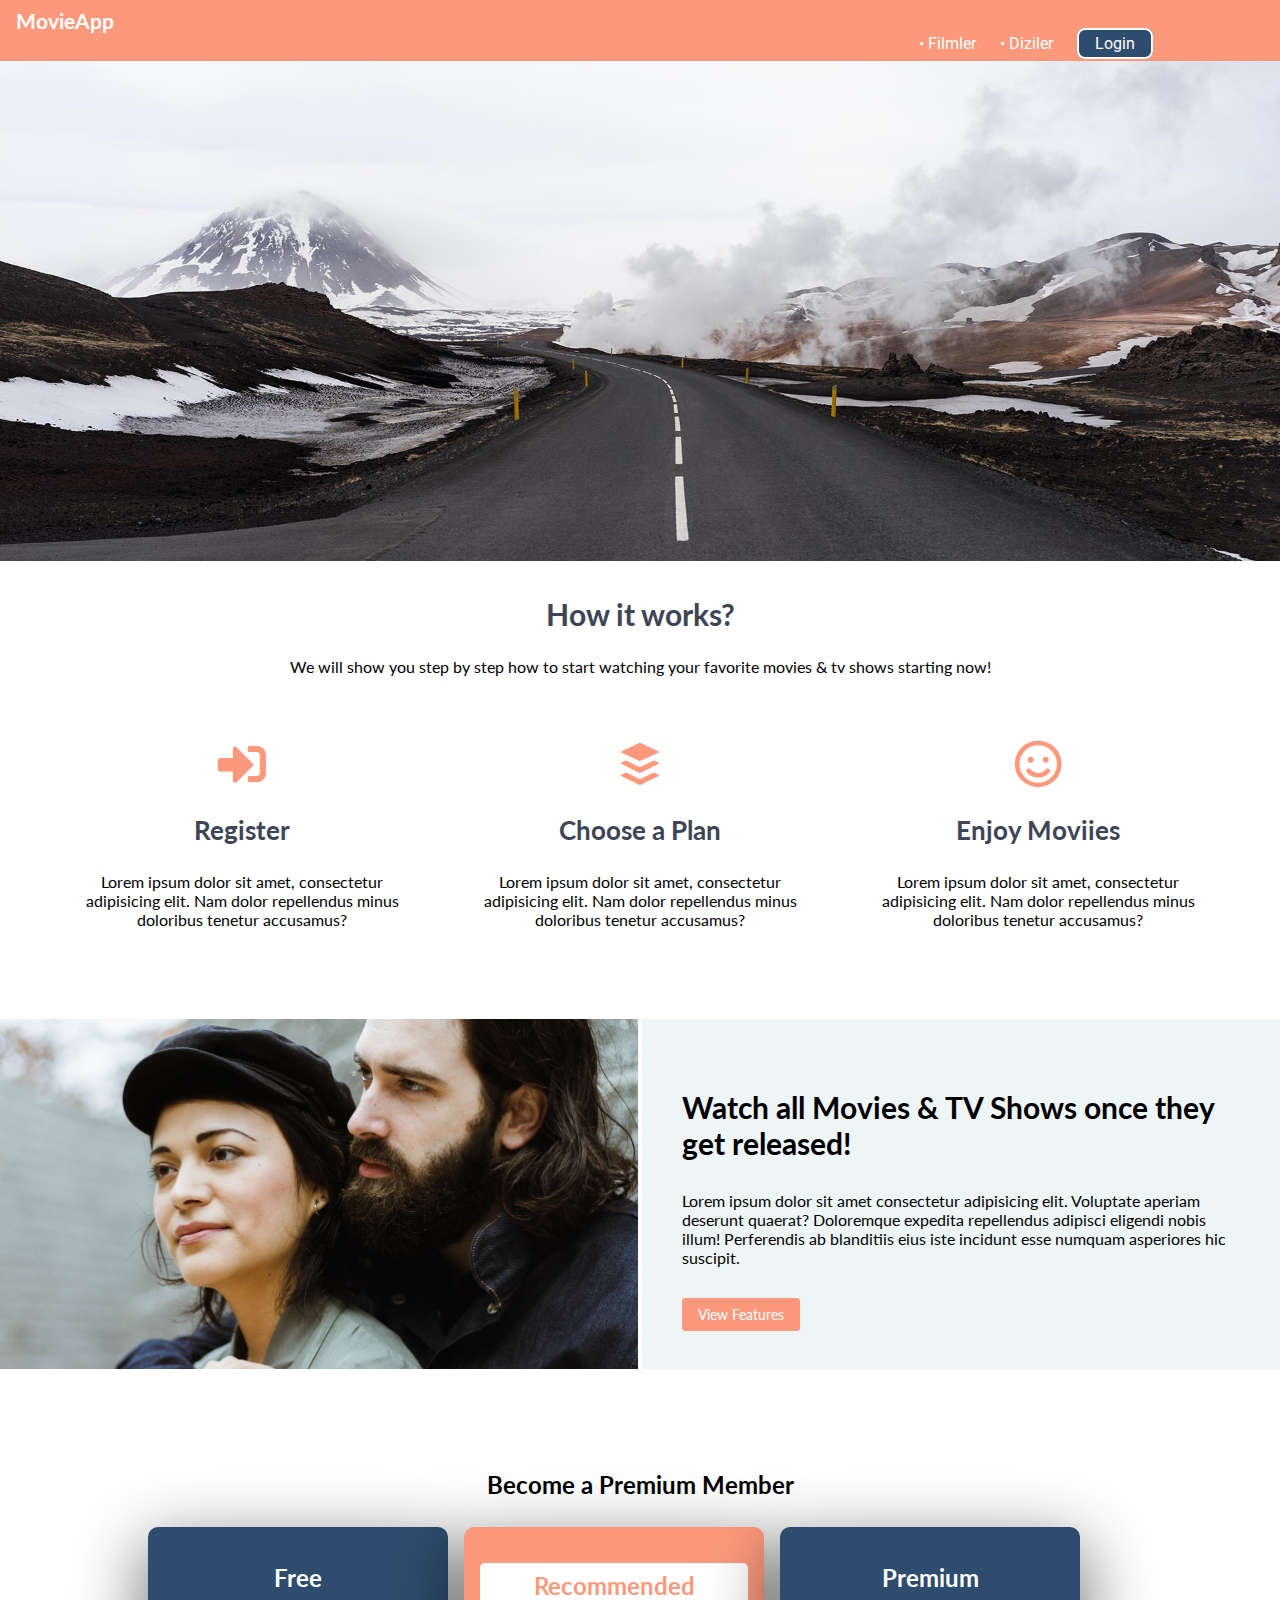
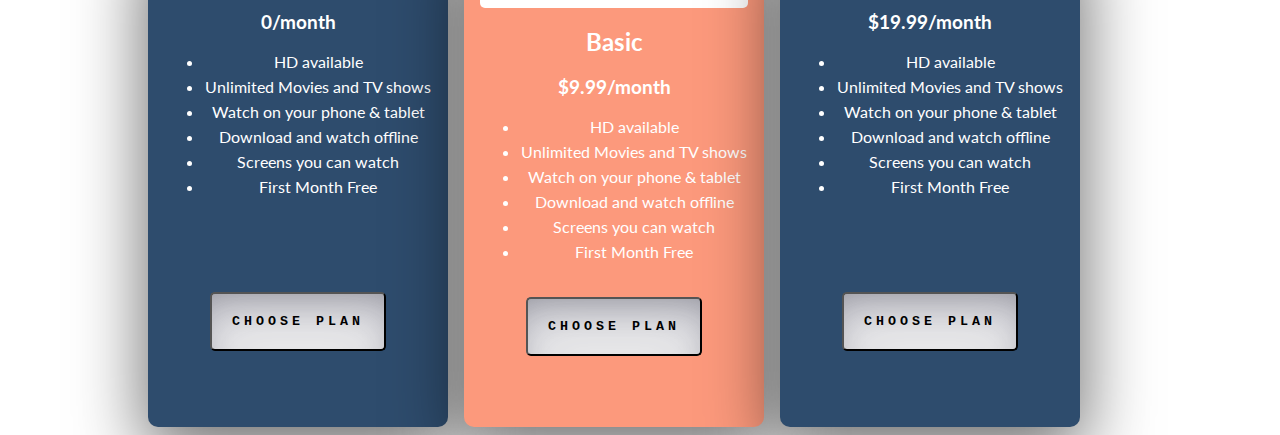
<file: CSSWEBSİTE3.html>
<!DOCTYPE html>
<html lang="tr">
  <head>
    <meta charset="UTF-8" />
    <meta http-equiv="X-UA-Compatible" content="IE=edge" />
    <meta name="viewport" content="width=device-width, initial-scale=1.0" />
    <link
      rel="stylesheet"
      href="https://cdnjs.cloudflare.com/ajax/libs/font-awesome/5.15.4/css/all.min.css"
    />
    <link rel="preconnect" href="https://fonts.googleapis.com" />
    <link rel="preconnect" href="https://fonts.gstatic.com" crossorigin />
    <link
      href="https://fonts.googleapis.com/css2?family=Lato:wght@400;700&family=Roboto:wght@400;700&display=swap"
      rel="stylesheet"
    />
    <link rel="stylesheet" href="website3.css" />
  </head>
  <body>
    <header class="main-header">
      <a href="#" class="main-header__logo">MovieApp</a>
      <nav class="main-nav">
        <ul class="main-nav__items">
          <li class="main-nav__item">
            <a href="#">Filmler</a>
          </li>
          <li class="main-nav__item">
            <a href="#">Diziler</a>
          </li>
          <li class="main-nav__item main-nav__item--login">
            <a href="#">Login</a>
          </li>
        </ul>
      </nav>
    </header>

    <main>
      <section id="showcase"></section>
      <section id="how-it-works">
        <div class="row">
          <h2>How it works?</h2>
          <p>
            We will show you step by step how to start watching your favorite
            movies & tv shows starting now!
          </p>
        </div>

        <div class="row">
          <div class="icon-box col-3">
            <i class="fas fa-sign-in-alt fa-3x"></i>
            <h3>Register</h3>
            <p>
              Lorem ipsum dolor sit amet, consectetur adipisicing elit. Nam
              dolor repellendus minus doloribus tenetur accusamus?
            </p>
          </div>
          <div class="icon-box col-3">
            <i class="fab fa-buffer fa-3x"></i>
            <h3>Choose a Plan</h3>
            <p>
              Lorem ipsum dolor sit amet, consectetur adipisicing elit. Nam
              dolor repellendus minus doloribus tenetur accusamus?
            </p>
          </div>
          <div class="icon-box col-3">
            <i class="far fa-smile fa-3x"></i>
            <h3>Enjoy Moviies</h3>
            <p>
              Lorem ipsum dolor sit amet, consectetur adipisicing elit. Nam
              dolor repellendus minus doloribus tenetur accusamus?
            </p>
          </div>
        </div>
      </section>
      <section id="features">
        <div class="row">
          <div class="col-2 features__left"></div>
          <div class="col-2 features__right">
            <h3>Watch all Movies & TV Shows once they get released!</h3>
            <p>
              Lorem ipsum dolor sit amet consectetur adipisicing elit. Voluptate
              aperiam deserunt quaerat? Doloremque expedita repellendus adipisci
              eligendi nobis illum! Perferendis ab blanditiis eius iste incidunt
              esse numquam asperiores hic suscipit.
            </p>
            <a href="#">View Features</a><br />
          </div>
        </div>
      </section>
      <section id="plans">
        <br /><br />
        <h2 class="section-title">Become a Premium Member</h2>
        <div class="container clearfix">
          <div class="plan">
            <h2>Free</h2>
            <h3>0/month</h3>
            <ul class="plan__features">
              <li>HD available</li>
              <li>Unlimited Movies and TV shows</li>
              <li>Watch on your phone & tablet</li>
              <li>Download and watch offline</li>
              <li>Screens you can watch</li>
              <li>First Month Free</li>
            </ul>
            <div>
              <button>Choose Plan</button>
            </div>
          </div>
          <div class="plan recommended_plan">
            <h2 class="plan__badge">Recommended</h2>
            <h2>Basic</h2>
            <h3>$9.99/month</h3>
            <ul class="plan__features">
              <li>HD available</li>
              <li>Unlimited Movies and TV shows</li>
              <li>Watch on your phone & tablet</li>
              <li>Download and watch offline</li>
              <li>Screens you can watch</li>
              <li>First Month Free</li>
            </ul>
            <div>
              <button style="position: relative;top: -10px;">
                Choose Plan
              </button>            
            </div>
          </div>
          <div class="plan">
            <h2>Premium</h2>
            <h3>$19.99/month</h3>
            <ul class="plan__features">
              <li>HD available</li>
              <li>Unlimited Movies and TV shows</li>
              <li>Watch on your phone & tablet</li>
              <li>Download and watch offline</li>
              <li>Screens you can watch</li>
              <li>First Month Free</li>
            </ul>
            <div>
              <button class="buton">Choose Plan</button>
            </div>
          </div>
        </div>
      </section>
    </main>
  </body>
</html>
</file>
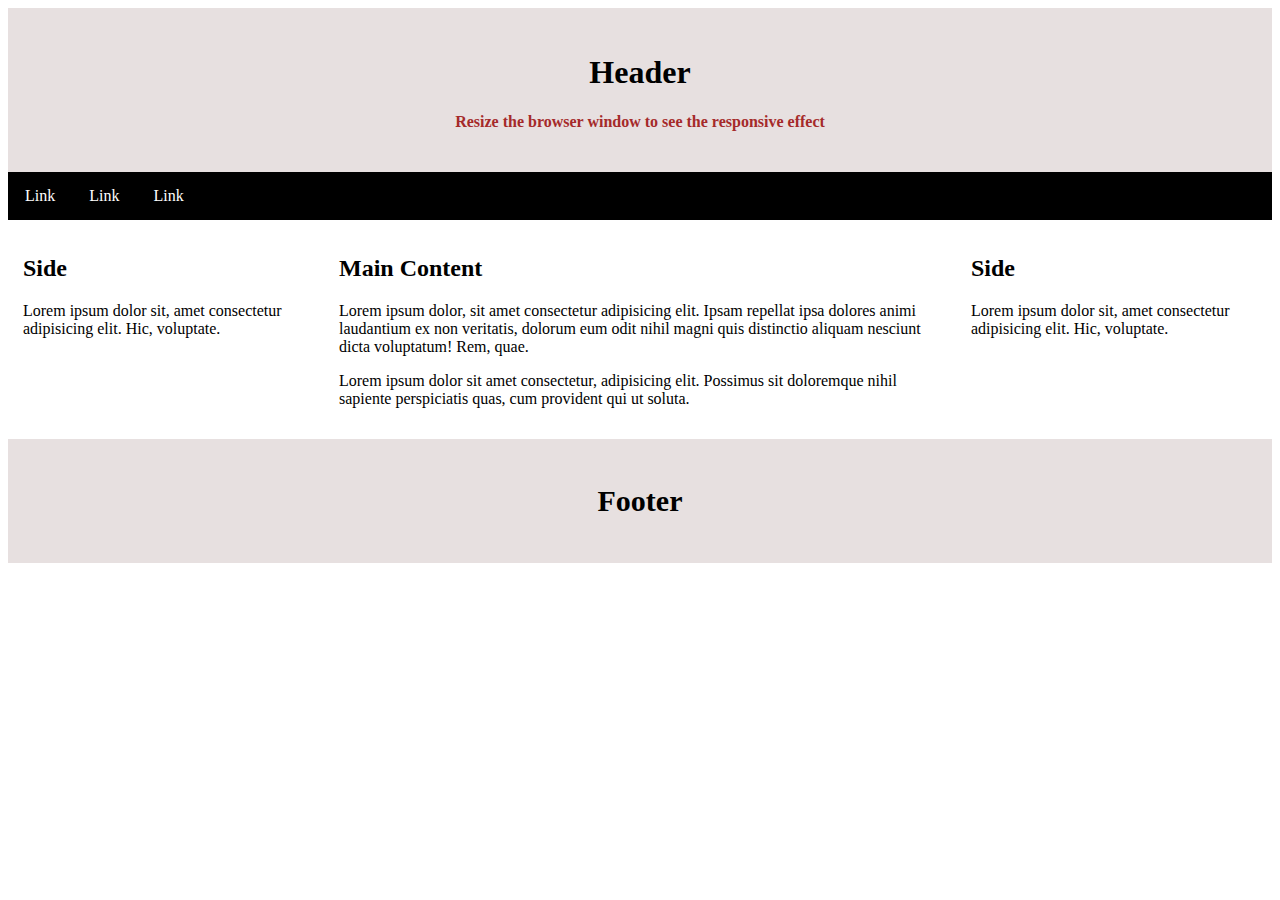
<file: CSSWEBSİTEYAPIMI1.html>
<!DOCTYPE html>
<html lang="en">
<head>
    <meta charset="UTF-8">
    <meta name="viewport" content="width=device-width, initial-scale=1.0">
    <title>WEB SİTESİ 1</title>
</head>
<style>
    *{
        box-sizing: border-box;
    }
    .header{
        text-align: center;
        font-weight: bold;
        background-color: #e7e0e0;
        padding: 25px;
        margin: auto;
    }
    .header p{
        color: brown;
    }
    .nav{
        background-color: black;
        overflow: hidden;
    }
    .nav a{
        padding: 15px 17px;
        float: left;
        text-decoration: none; /*Linkin altındaki cizgileri kaldırırız*/
        color: white;
    }
    .nav a:hover{
        background-color: gray;
    }
    .columnside{
        width: 25%;
        float: left;
        padding: 15px;
    }
    .columnmiddle{
        width: 50%;
        float: left;
        padding: 15px;
    }
    .row::after{
        content: "";
        display: table;
        clear: both;
    }
    .footer{
        background-color: #e7e0e0;
        text-align: center;
        padding: 15px 12px;
        font-weight: bold;
        font-size: 30px;
}
    @media screen and (max-width: 300px){
        .columnside{
            width: 100%;
        }
        .columnmiddle{
            width: 100%;
        }
    }; 
    
</style>
<body>
    <div class="header">
        <h1>Header</h1>
        <p>Resize the browser window to see the responsive effect</p>
    </div>
    
    <div class="nav">
        <a href="#">Link</a>
        <a href="#">Link</a>
        <a href="#">Link</a>
    </div>

    <div class="row">
        <div class="columnside">
            <h2>Side</h2>
                <p>Lorem ipsum dolor sit, amet consectetur adipisicing elit. Hic, voluptate.</p>
            </div>
            <div class="columnmiddle">
                <h2>Main Content</h2>
                <p>Lorem ipsum dolor, sit amet consectetur adipisicing elit. Ipsam repellat ipsa dolores animi laudantium ex non veritatis, dolorum eum odit nihil magni quis distinctio aliquam nesciunt dicta voluptatum! Rem, quae.</p>
                <p>Lorem ipsum dolor sit amet consectetur, adipisicing elit. Possimus sit doloremque nihil sapiente perspiciatis quas, cum provident qui ut soluta.</p>
            </div>
            <div class="columnside">
                <h2>Side</h2>
                <p>Lorem ipsum dolor sit, amet consectetur adipisicing elit. Hic, voluptate.</p>
            </div>
        </div>
        <div class="footer">
            <p>Footer</p>
        </div>
        
</body>
</html>
</file>
<file: website3.css>
* {
  box-sizing: border-box;
}

body {
  margin: 0;
  font-family: "Lato", sans-serif;
}

#showcase {
  background: url("home-bg.jpeg");
  background-position: center;
  background-repeat: no-repeat;
  height: 500px;
  width: 100%;
  padding: 10px;
  background-size: cover;
}

.main-header {
  background-color: #fc997c;
  padding: 8px 16px;
}

.main-nav {
  display: inline-block;
  width: calc(100% - 101px);
  text-align: right;
  font-family: "Roboto", sans-serif;
}
.main-nav__items {
  margin: 0;
  padding: 0;
  list-style: none;
}

.main-nav__item {
  display: inline-block;
  margin: 0 10px;
}

.main-header__logo {
  color: #fff;
  text-decoration: none;
  font-weight: bold;
  font-size: 21px;
}

.main-nav__item a {
  text-decoration: none;
  color: #fff;
}

.main-nav__item a:hover,
.main-nav__item:hover::before {
  color: #2e4c6d;
}

.main-nav__item:active::before,
.main-nav__item a:active {
  color: #fff;
}

.main-nav__item::before {
  content: "\2022";
  color: #fff;
}

.main-nav__item--login a {
  color: #fff;
  background-color: #2e4c6d;
  padding: 4px 16px;
  border-radius: 8px;
  border: 2px solid #fff;
}

.main-nav__item--login a:hover {
  color: #2e4c6d;
  border: 2px solid #2e4c6d;
  background-color: #fff;
}

.main-nav__item--login::before {
  content: none;
}

#how-it-works {
  padding: 10px;
  text-align: center;
}

#how-it-works h2 {
  color: #3e4555;
  font-size: 30px;
}

.row {
  margin-bottom: 40px;
}

.col-3 {
  display: inline-block;
  width: 30%;
  padding: 16px;
  margin: 8px;
}

.col-2 {
  display: inline-block;
  width: calc(50% - 2px);
  height: 350px;
  background-color: brown;
  padding: 0;
}
.col-2 img {
  width: 100%;
  height: 100%;
  object-fit: cover;
}
.icon-box h3 {
  color: #3e4555;
  font-size: 26px;
}

.icon-box i {
  color: #fc997c;
}

.features__left {
  background: url("features.jpeg");
  background-size: cover;
  background-position: top center;
}
.features__left:hover {
  opacity: 0.8;
}

.features__right {
  background-color: #edf5f7;
  padding: 40px;
  vertical-align: top;
}

.features__right h3 {
  font-size: 30px;
}

#features a {
  background-color: #fc997c;
  color: #fff;
  padding: 7px 15px;
  text-decoration: none;
  font-size: 14px;
  text-align: center;
  border: 1px solid #fc997c;
  border-radius: 3px;
  display: inline-block;
  margin-top: 15px;
}

#features a:hover {
  border: 1px solid #fc997c;
  color: #fc997c;
  background-color: #fff;
}

.section-title {
  text-align: center;
}

.plan {
  background: #edf5f7;
  text-align: center;
  border-radius: 10px;
  padding: 16px;
  margin: 8px;
  width: 30%;
  float: left;
}
.plan__badge {
  background-color: white;
  color: #fc997c;
  padding: 8px;
  border-radius: 5px;
}
.plan {
  color: white;
  background-color: #2e4c6d;
  height: 500px;
  box-shadow: rgba(0, 0, 0, 0.56) 0px 22px 70px 4px;
}
.recommended_plan {
  color: white;
  background-color: #fc997c;
}

.plan:hover {
  border: 2px solid green;
  box-shadow: rgba(0, 0, 0, 0.17) 0px -23px 25px 0px inset,
    rgba(0, 0, 0, 0.15) 0px -36px 30px 0px inset,
    rgba(0, 0, 0, 0.1) 0px -79px 40px 0px inset, rgba(0, 0, 0, 0.06) 0px 2px 1px,
    rgba(0, 0, 0, 0.09) 0px 4px 2px, rgba(0, 0, 0, 0.09) 0px 8px 4px,
    rgba(0, 0, 0, 0.09) 0px 16px 8px, rgba(0, 0, 0, 0.09) 0px 32px 16px;
}

.clearfix::after {
  content: "";
  display: block;
  clear: both;
}

.container {
  margin: 0 auto;
  width: 1000px;
}
button {
  padding: 20px;
  color: #fc997c;
  text-decoration: none;
  text-transform: uppercase;
  transition: 0.5s;
  letter-spacing: 4px;
  font-weight: bold;
  color: black;
  font-family: Courier New, monospace;
  border-radius: 5px;
  margin-top: 30px;
  box-shadow: rgba(50, 50, 93, 0.25) 0px 30px 60px -12px inset,
    rgba(0, 0, 0, 0.3) 0px 18px 36px -18px inset;
    position: relative;
    top: 50px;
}
button:hover {
  background: #03e9f4;
  color: #050801;
  box-shadow: 0 0 5px #03e9f4, 0 0 25px #03e9f4, 0 0 50px #03e9f4,
    0 0 200px #03e9f4;
  -webkit-box-reflect: below 1px linear-gradient(transparent, #0005);
  font-weight: bold;
  border-radius: 5px;
}
.plan__features {
  list-style: disc;
}
.plan__features li {
  margin: 6px 0px;
}
</file>
